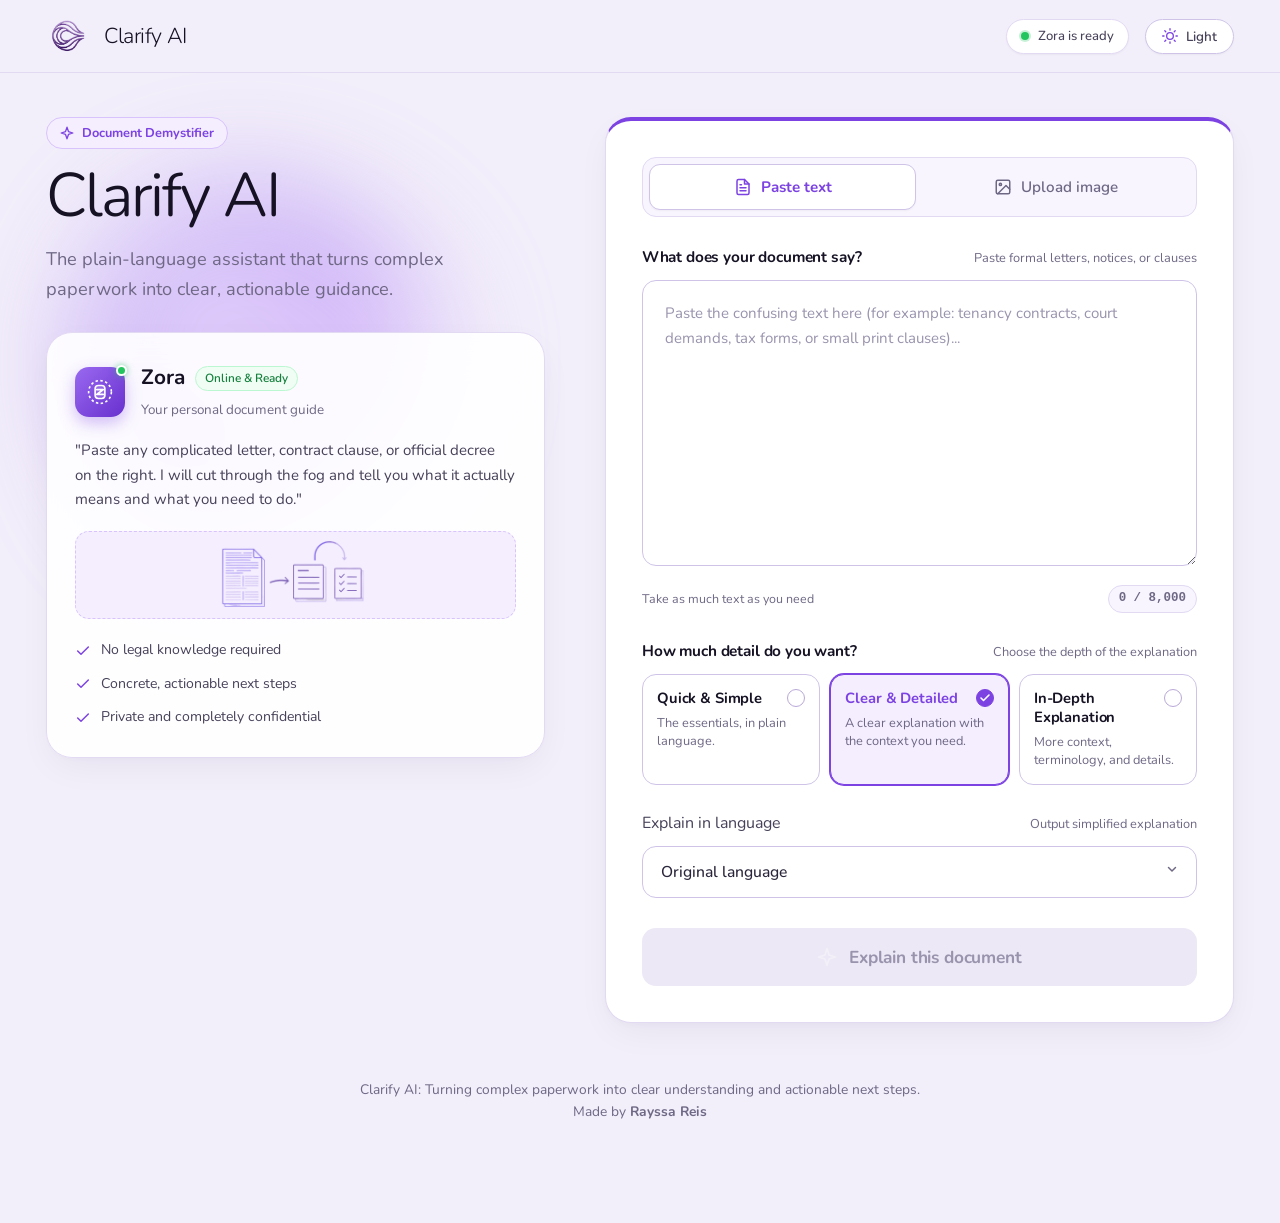
<file: docs/index.html>
<!DOCTYPE html>
<html lang="en">
<head>
  <meta charset="UTF-8" />
  <meta name="viewport" content="width=device-width, initial-scale=1.0" />
  <title>Clarify AI: Simple Explanations for Complicated Documents</title>
  <link rel="preconnect" href="https://fonts.googleapis.com" />
  <link rel="preconnect" href="https://fonts.gstatic.com" crossorigin />
  <link href="https://fonts.googleapis.com/css2?family=Nunito:ital,wght@0,200..1000;1,200..1000&display=swap" rel="stylesheet" />
  <link rel="stylesheet" href="css/styles.css" />
  <script>
    (function () {
      try {
        var saved = localStorage.getItem('clarify_theme');
        var theme = (saved === 'dark' || saved === 'light') ? saved : 'light';
        document.documentElement.setAttribute('data-theme', theme);
      } catch (e) {
        document.documentElement.setAttribute('data-theme', 'light');
      }
    })();
  </script>
</head>
<body>
  <div class="studio-universe">
    <!-- Top Utility Bar -->
    <header class="studio-topbar">
      <div class="topbar-inner">
        <div class="topbar-brand">
          <div class="logo-slot" aria-label="Clarify AI Logo">
            <img src="assets/logo.png" alt="Clarify AI" class="logo-slot__img" />
          </div>
          <span class="brand-eyebrow">Clarify AI</span>
        </div>

        <div class="topbar-actions">
          <div class="live-status-badge" aria-label="Assistant readiness status">
            <span class="live-status-dot" aria-hidden="true"></span>
            <span class="live-status-text">Zora is ready</span>
          </div>

          <button type="button" id="theme-toggle" class="theme-button" aria-label="Toggle light and dark theme">
            <span id="theme-toggle-icon" class="theme-button__icon" aria-hidden="true">
              <svg class="theme-svg" width="16" height="16" viewBox="0 0 24 24" fill="none" stroke="currentColor" stroke-width="2" stroke-linecap="round" stroke-linejoin="round">
                <circle cx="12" cy="12" r="5"></circle>
                <line x1="12" y1="1" x2="12" y2="3"></line>
                <line x1="12" y1="21" x2="12" y2="23"></line>
                <line x1="4.22" y1="4.22" x2="5.64" y2="5.64"></line>
                <line x1="18.36" y1="18.36" x2="19.78" y2="19.78"></line>
                <line x1="1" y1="12" x2="3" y2="12"></line>
                <line x1="21" y1="12" x2="23" y2="12"></line>
                <line x1="4.22" y1="19.78" x2="5.64" y2="18.36"></line>
                <line x1="18.36" y1="5.64" x2="19.78" y2="4.22"></line>
              </svg>
            </span>
            <span id="theme-toggle-label" class="theme-button__label">Light</span>
          </button>
        </div>
      </div>
    </header>

    <!-- Split-Stage Studio Canvas -->
    <main class="studio-canvas">
      <div class="split-stage">
        <!-- Left Stage: Architectural Brand & Living Assistant Presence -->
        <section class="presence-stage" aria-label="Clarify AI and Zora Overview">
          <!-- The Atmospheric Living Orb -->
          <div class="living-orb-container" aria-hidden="true">
            <div class="living-orb living-orb--primary"></div>
            <div class="living-orb living-orb--secondary"></div>
          </div>

          <div class="presence-content">
            <div class="presence-header">
              <div class="concept-badge">
                <svg width="14" height="14" viewBox="0 0 24 24" fill="none" stroke="currentColor" stroke-width="2.2" stroke-linecap="round" stroke-linejoin="round" aria-hidden="true">
                  <path d="M12 2L14.5 9.5L22 12L14.5 14.5L12 22L9.5 14.5L2 12L9.5 9.5L12 2Z"></path>
                </svg>
                <span>Document Demystifier</span>
              </div>
              <h1 class="presence-title">Clarify AI</h1>
              <p class="presence-tagline">
                The plain-language assistant that turns complex paperwork into clear, actionable guidance.
              </p>
            </div>

            <!-- Zora Companion Capsule -->
            <div class="zora-capsule">
              <div class="zora-capsule__top">
                <div class="zora-avatar-pod">
                  <svg class="zora-avatar-svg" width="26" height="26" viewBox="0 0 32 32" fill="none" aria-hidden="true">
                    <circle cx="16" cy="16" r="14" stroke="currentColor" stroke-width="2" stroke-dasharray="3 3"></circle>
                    <path d="M10 12C10 9.79086 11.7909 8 14 8H18C20.2091 8 22 9.79086 22 12V20C22 22.2091 20.2091 24 18 24H14C11.7909 24 10 22.2091 10 20V12Z" fill="currentColor" fill-opacity="0.15" stroke="currentColor" stroke-width="2"></path>
                    <path d="M12 13L20 13L12 19L20 19" stroke="currentColor" stroke-width="2.2" stroke-linecap="round" stroke-linejoin="round"></path>
                  </svg>
                  <span class="zora-beacon-dot" aria-hidden="true"></span>
                </div>
                <div class="zora-capsule__meta">
                  <div class="zora-capsule__title-row">
                    <h2 class="zora-capsule__name">Zora</h2>
                    <span class="zora-capsule__status">Online & Ready</span>
                  </div>
                  <span class="zora-capsule__desc">Your personal document guide</span>
                </div>
              </div>

              <p class="zora-capsule__speech">
                "Paste any complicated letter, contract clause, or official decree on the right. I will cut through the fog and tell you what it actually means and what you need to do."
              </p>

              <!-- Space Prepared the Illustration -->
              <div class="illustration-slot" aria-label="Clarify AI document illustration">
                <img
                  class="illustration-slot__image"
                  src="assets/doc-svg.png"
                  alt="A bureaucratic document transformed into a clear explanation and actionable next steps"
                  loading="lazy" width="150px"
                />
              </div>

              <div class="reassurance-list">
                <div class="reassurance-item">
                  <svg class="reassurance-icon" width="16" height="16" viewBox="0 0 24 24" fill="none" stroke="currentColor" stroke-width="2.2" stroke-linecap="round" stroke-linejoin="round" aria-hidden="true">
                    <polyline points="20 6 9 17 4 12"></polyline>
                  </svg>
                  <span>No legal knowledge required</span>
                </div>
                <div class="reassurance-item">
                  <svg class="reassurance-icon" width="16" height="16" viewBox="0 0 24 24" fill="none" stroke="currentColor" stroke-width="2.2" stroke-linecap="round" stroke-linejoin="round" aria-hidden="true">
                    <polyline points="20 6 9 17 4 12"></polyline>
                  </svg>
                  <span>Concrete, actionable next steps</span>
                </div>
                <div class="reassurance-item">
                  <svg class="reassurance-icon" width="16" height="16" viewBox="0 0 24 24" fill="none" stroke="currentColor" stroke-width="2.2" stroke-linecap="round" stroke-linejoin="round" aria-hidden="true">
                    <polyline points="20 6 9 17 4 12"></polyline>
                  </svg>
                  <span>Private and completely confidential</span>
                </div>
              </div>
            </div>
          </div>
        </section>

        <!-- Right Stage: The Interactive Document Workspace Sheet -->
        <section class="workspace-stage" aria-label="Document Intake Workspace">
          <div class="card form-card">
            <!-- Mode Switch Tabs -->
            <div class="mode-segmented-bar" role="tablist" aria-label="Input mode">
              <button type="button" class="tab tab--active" id="tab-text" role="tab" aria-selected="true">
                <svg class="tab-icon" width="18" height="18" viewBox="0 0 24 24" fill="none" stroke="currentColor" stroke-width="2" stroke-linecap="round" stroke-linejoin="round" aria-hidden="true">
                  <path d="M14 2H6a2 2 0 0 0-2 2v16a2 2 0 0 0 2 2h12a2 2 0 0 0 2-2V8z"></path>
                  <polyline points="14 2 14 8 20 8"></polyline>
                  <line x1="16" y1="13" x2="8" y2="13"></line>
                  <line x1="16" y1="17" x2="8" y2="17"></line>
                  <line x1="10" y1="9" x2="8" y2="9"></line>
                </svg>
                <span>Paste text</span>
              </button>
              <button type="button" class="tab" id="tab-image" role="tab" aria-selected="false">
                <svg class="tab-icon" width="18" height="18" viewBox="0 0 24 24" fill="none" stroke="currentColor" stroke-width="2" stroke-linecap="round" stroke-linejoin="round" aria-hidden="true">
                  <rect x="3" y="3" width="18" height="18" rx="2" ry="2"></rect>
                  <circle cx="8.5" cy="8.5" r="1.5"></circle>
                  <polyline points="21 15 16 10 5 21"></polyline>
                </svg>
                <span>Upload image</span>
              </button>
            </div>

            <!-- Text Input Panel -->
            <div id="panel-text" class="panel">
              <div class="input-head">
                <label for="text-input" class="input-label">What does your document say?</label>
                <span class="input-annotation">Paste formal letters, notices, or clauses</span>
              </div>
              <textarea
                id="text-input"
                class="textarea"
                placeholder="Paste the confusing text here (for example: tenancy contracts, court demands, tax forms, or small print clauses)..."
                rows="9"
              ></textarea>
              <div class="input-foot">
                <span class="input-foot__note">Take as much text as you need</span>
                <span id="char-counter">0 / 8,000</span>
              </div>
            </div>

            <!-- Image Input Panel -->
            <div id="panel-image" class="panel panel--hidden">
              <div class="input-head">
                <label class="field-label" for="file-input">Upload a picture of the document</label>
                <span class="input-annotation">Clear photo or scanned page</span>
              </div>

              <div id="dropzone" class="dropzone" tabindex="0" role="button" aria-label="Select or drop an image">
                <input id="file-input" type="file" accept="image/jpeg,image/jpg,image/png" hidden />

                <div id="dropzone-empty" class="dropzone__empty">
                  <div class="dropzone__icon-circle" aria-hidden="true">
                    <svg width="28" height="28" viewBox="0 0 24 24" fill="none" stroke="currentColor" stroke-width="1.8" stroke-linecap="round" stroke-linejoin="round">
                      <path d="M21 15v4a2 2 0 0 1-2 2H5a2 2 0 0 1-2-2v-4"></path>
                      <polyline points="17 8 12 3 7 8"></polyline>
                      <line x1="12" y1="3" x2="12" y2="15"></line>
                    </svg>
                  </div>
                  <p class="dropzone__lead">
                    <strong>Drop your document here</strong> or <span class="dropzone__browse-action">choose a file</span>
                  </p>
                  <p class="dropzone__meta">Supports JPG or PNG format, up to 1 MB</p>
                </div>

                <div id="dropzone-file" class="dropzone__file dropzone__file--hidden">
                  <div class="dropzone__file-icon" aria-hidden="true">
                    <svg width="24" height="24" viewBox="0 0 24 24" fill="none" stroke="currentColor" stroke-width="2" stroke-linecap="round" stroke-linejoin="round">
                      <rect x="3" y="3" width="18" height="18" rx="2" ry="2"></rect>
                      <circle cx="8.5" cy="8.5" r="1.5"></circle>
                      <polyline points="21 15 16 10 5 21"></polyline>
                    </svg>
                  </div>
                  <div class="dropzone__file-info">
                    <p id="file-name" class="dropzone__file-name"></p>
                    <div class="dropzone__file-sub">
                      <span id="file-size" class="dropzone__file-size"></span>
                      <span class="dropzone__file-badge">Ready for Zora</span>
                    </div>
                  </div>
                  <button type="button" id="remove-file" class="btn-icon" aria-label="Remove image" title="Remove image">
                    <svg width="14" height="14" viewBox="0 0 24 24" fill="none" stroke="currentColor" stroke-width="2.5" stroke-linecap="round" stroke-linejoin="round">
                      <line x1="18" y1="6" x2="6" y2="18"></line>
                      <line x1="6" y1="6" x2="18" y2="18"></line>
                    </svg>
                  </button>
                </div>
              </div>
            </div>

            <!-- Simplification Level -->
            <div class="field level-field">
              <div class="input-head">
                <span id="level-label" class="input-label">How much detail do you want?</span>
                <span class="input-annotation">Choose the depth of the explanation</span>
              </div>
              <div id="level-group" class="level-group" role="radiogroup" aria-labelledby="level-label"></div>
            </div>

            <!-- Language and Preference Controls -->
            <div class="field language-field">
              <div class="input-head">
                <label for="language-select" class="field-label">Explain in language</label>
                <span class="input-annotation">Output simplified explanation</span>
              </div>
              <div class="select-container">
                <select id="language-select" class="select"></select>
                <span class="select-arrow" aria-hidden="true">
                  <svg width="14" height="14" viewBox="0 0 24 24" fill="none" stroke="currentColor" stroke-width="2.5" stroke-linecap="round" stroke-linejoin="round">
                    <polyline points="6 9 12 15 18 9"></polyline>
                  </svg>
                </span>
              </div>
            </div>

            <!-- Inline Form Error -->
            <p id="form-error" class="form-error form-error--hidden" role="alert"></p>

            <!-- Primary Action Button -->
            <button type="button" id="submit-btn" class="btn-primary" disabled>
              <svg class="btn-star" width="20" height="20" viewBox="0 0 24 24" fill="none" stroke="currentColor" stroke-width="2" stroke-linecap="round" stroke-linejoin="round" aria-hidden="true">
                <path d="M12 2L14.5 9.5L22 12L14.5 14.5L12 22L9.5 14.5L2 12L9.5 9.5L12 2Z"></path>
              </svg>
              <span id="submit-label">Explain this document</span>
              <span id="submit-spinner" class="spinner spinner--hidden" aria-hidden="true"></span>
            </button>
          </div>
        </section>
      </div>

      <!-- Result Stage: Expansive Panoramic Executive Summary -->
      <section id="result-card" class="card result-card result-card--hidden" aria-label="Result from Zora">
        <div class="result-card-banner">
          <div class="result-header-text">
            <div class="result-tag">
              <svg width="14" height="14" viewBox="0 0 24 24" fill="none" stroke="currentColor" stroke-width="2.2" stroke-linecap="round" stroke-linejoin="round" aria-hidden="true">
                <path d="M12 2L14.5 9.5L22 12L14.5 14.5L12 22L9.5 14.5L2 12L9.5 9.5L12 2Z"></path>
              </svg>
              <span>Zora Explanation Report</span>
            </div>
            <h2 class="result-title">Here's what Zora found</h2>
            <p class="result-summary">A clear, plain-language translation of your document with concrete next steps.</p>
          </div>

          <div class="result-card-actions">
            <button type="button" id="copy-btn" class="btn-secondary">
              <svg class="btn-secondary__svg" width="16" height="16" viewBox="0 0 24 24" fill="none" stroke="currentColor" stroke-width="2" stroke-linecap="round" stroke-linejoin="round" aria-hidden="true">
                <rect x="9" y="9" width="13" height="13" rx="2" ry="2"></rect>
                <path d="M5 15H4a2 2 0 0 1-2-2V4a2 2 0 0 1 2-2h9a2 2 0 0 1 2 2v1"></path>
              </svg>
              <span>Copy explanation</span>
            </button>
            <p id="copy-feedback" class="copy-feedback copy-feedback--hidden">
              <svg width="14" height="14" viewBox="0 0 24 24" fill="none" stroke="currentColor" stroke-width="2.5" stroke-linecap="round" stroke-linejoin="round" aria-hidden="true">
                <polyline points="20 6 9 17 4 12"></polyline>
              </svg>
              <span>Copied to clipboard!</span>
            </p>
          </div>
        </div>

        <div class="result-columns-layout">
          <!-- Explanation Column -->
          <div class="result-column result-column--explanation">
            <div class="column-header">
              <div class="column-icon-wrap" aria-hidden="true">
                <svg width="18" height="18" viewBox="0 0 24 24" fill="none" stroke="currentColor" stroke-width="2" stroke-linecap="round" stroke-linejoin="round">
                  <path d="M2 3h6a4 4 0 0 1 4 4v14a3 3 0 0 0-3-3H2z"></path>
                  <path d="M22 3h-6a4 4 0 0 0-4 4v14a3 3 0 0 1 3-3h7z"></path>
                </svg>
              </div>
              <h3 class="column-title">Explanation</h3>
            </div>
            <p id="result-explanation" class="result-explanation"></p>
          </div>

          <!-- Next Steps Column -->
          <div class="result-column result-column--steps">
            <div class="column-header">
              <div class="column-icon-wrap column-icon-wrap--steps" aria-hidden="true">
                <svg width="18" height="18" viewBox="0 0 24 24" fill="none" stroke="currentColor" stroke-width="2" stroke-linecap="round" stroke-linejoin="round">
                  <polyline points="9 11 12 14 22 4"></polyline>
                  <path d="M21 12v7a2 2 0 0 1-2 2H5a2 2 0 0 1-2-2V5a2 2 0 0 1 2-2h11"></path>
                </svg>
              </div>
              <h3 class="column-title">Next steps</h3>
            </div>
            <ol id="result-steps" class="result-steps"></ol>
          </div>
        </div>
      </section>

      <!-- Error State Card -->
      <section id="error-card" class="card error-card error-card--hidden" aria-label="Error notice">
        <div class="error-symbol-wrap" aria-hidden="true">
          <svg width="24" height="24" viewBox="0 0 24 24" fill="none" stroke="currentColor" stroke-width="2" stroke-linecap="round" stroke-linejoin="round">
            <circle cx="12" cy="12" r="10"></circle>
            <line x1="12" y1="8" x2="12" y2="12"></line>
            <line x1="12" y1="16" x2="12.01" y2="16"></line>
          </svg>
        </div>
        <div class="error-text-block">
          <h3 class="error-headline">Could not analyze document</h3>
          <p id="error-message" class="error-card__message"></p>
        </div>
        <button type="button" id="retry-btn" class="btn-secondary">Try again</button>
      </section>

      <!-- Studio Footer -->
      <footer class="studio-footer">
        <p>Clarify AI: Turning complex paperwork into clear understanding and actionable next steps.</p>
        <p>Made by <strong>Rayssa Reis</strong></p>
      </footer>
    </main>
  </div>

  <script type="module" src="js/app.js"></script>
</body>
</html>
</file>
<file: docs/css/styles.css>
/* =====================================================================
   Clarify AI: Structural Redesign (Split-Studio Canvas)
   Identity: Architectural Editorial + Living Atmospheric Zora Orb
   Palette: Warm Porcelain, Off-White, Wisteria Lavender & Deep Ink
   Zero Decorative Emojis, Zero Long Em Dashes
   ===================================================================== */

/* ---------- Design Tokens ---------- */
:root {
  /* Lavender & Lilac Scale */
  --lavender-50: #faf7ff;
  --lavender-100: #f4eeff;
  --lavender-200: #e9dcfe;
  --lavender-300: #d8c3fc;
  --lavender-400: #be9bf8;
  --lavender-500: #9a6af0;
  --lavender-600: #7c42e2;
  --lavender-700: #682fce;
  --lavender-800: #5523ab;
  --lavender-900: #441a8a;

  /* Primary Brand Accent */
  --accent: #7c42e2;
  --accent-hover: #682fce;
  --accent-soft: #f4eeff;
  --accent-tint: rgba(124, 66, 226, 0.08);
  --accent-border: #d8c3fc;
  --accent-glow: rgba(124, 66, 226, 0.2);

  /* Light Theme Canvas */
  --bg-universe: #f2eefa;
  --bg-topbar: rgba(242, 238, 250, 0.92);
  --bg-surface: #ffffff;
  --bg-card: #ffffff;
  --bg-capsule: rgba(255, 255, 255, 0.9);
  --bg-subtle: #f8f5ff;
  --bg-muted: #ede8f5;

  /* Hairline Borders */
  --border-light: #e2d9f3;
  --border-subtle: #cfc4e8;
  --border-strong: #b8a8d8;

  /* Typography */
  --text-headline: #161224;
  --text-main: #2a253a;
  --text-body: #474159;
  --text-muted: #6f6885;
  --text-light: #9993ad;

  /* Status Colors */
  --success-text: #15803d;
  --success-bg: #f0fdf4;
  --success-border: #bbf7d0;

  --warning-text: #b45309;
  --warning-bg: #fffbeb;
  --warning-border: #fde68a;

  /* Fonts */
  --font-serif: "Charter", "Newsreader", "Iowan Old Style", "Palatino", Georgia, serif;
  --font-sans: "Nunito", system-ui, -apple-system, BlinkMacSystemFont, "Segoe UI", Roboto, "Helvetica Neue", Arial, sans-serif;
  --font-heading: "Nunito", system-ui, -apple-system, sans-serif;
  --font-mono: ui-monospace, "SF Mono", "Cascadia Code", Menlo, monospace;

  /* Shadows */
  --shadow-xs: 0 1px 2px rgba(22, 18, 36, 0.04);
  --shadow-sm: 0 2px 8px rgba(22, 18, 36, 0.04), 0 1px 3px rgba(22, 18, 36, 0.02);
  --shadow-card: 0 12px 36px -6px rgba(22, 18, 36, 0.06), 0 2px 10px -2px rgba(22, 18, 36, 0.03);
  --shadow-hover: 0 20px 44px -6px rgba(22, 18, 36, 0.1), 0 4px 14px -2px rgba(22, 18, 36, 0.04);
  --shadow-cta: 0 8px 24px -2px rgba(124, 66, 226, 0.38);
  --shadow-cta-hover: 0 12px 30px -2px rgba(124, 66, 226, 0.5);

  /* Radii */
  --radius-sm: 8px;
  --radius-md: 14px;
  --radius-lg: 18px;
  --radius-xl: 26px;
  --radius-full: 9999px;

  /* Transitions */
  --transition-fast: 0.16s cubic-bezier(0.16, 1, 0.3, 1);
  --transition-normal: 0.28s cubic-bezier(0.16, 1, 0.3, 1);
  --transition-slow: 0.5s cubic-bezier(0.16, 1, 0.3, 1);
}

/* ---------- Dark Theme Tokens ---------- */
:root[data-theme="dark"] {
  --bg-universe: #12101b;
  --bg-topbar: rgba(18, 16, 27, 0.92);
  --bg-surface: #1a1727;
  --bg-card: #1a1727;
  --bg-capsule: rgba(26, 23, 39, 0.85);
  --bg-subtle: #221e33;
  --bg-muted: #2c2742;

  --border-light: #29243d;
  --border-subtle: #3a3354;
  --border-strong: #544b78;

  --text-headline: #f7f5fb;
  --text-main: #e8e3f5;
  --text-body: #cfc8e3;
  --text-muted: #9c95b5;
  --text-light: #70688c;

  --accent: #a580fa;
  --accent-hover: #b897fc;
  --accent-soft: rgba(165, 128, 250, 0.15);
  --accent-tint: rgba(165, 128, 250, 0.08);
  --accent-border: rgba(165, 128, 250, 0.32);
  --accent-glow: rgba(165, 128, 250, 0.28);

  --success-text: #4ade80;
  --success-bg: rgba(74, 222, 128, 0.14);
  --success-border: rgba(74, 222, 128, 0.3);

  --warning-text: #fbb724;
  --warning-bg: rgba(251, 183, 36, 0.14);
  --warning-border: rgba(251, 183, 36, 0.3);

  --shadow-xs: 0 1px 2px rgba(0, 0, 0, 0.4);
  --shadow-sm: 0 2px 8px rgba(0, 0, 0, 0.4);
  --shadow-card: 0 12px 36px -6px rgba(0, 0, 0, 0.7), 0 0 0 1px rgba(255, 255, 255, 0.05);
  --shadow-hover: 0 20px 44px -6px rgba(0, 0, 0, 0.8), 0 0 0 1px rgba(255, 255, 255, 0.08);
  --shadow-cta: 0 8px 24px -2px rgba(165, 128, 250, 0.32);
  --shadow-cta-hover: 0 12px 30px -2px rgba(165, 128, 250, 0.46);
}

/* System Dark Mode Fallback */
@media (prefers-color-scheme: dark) {
  :root:not([data-theme="light"]):not([data-theme="dark"]) {
    --bg-universe: #12101b;
    --bg-topbar: rgba(18, 16, 27, 0.92);
    --bg-surface: #1a1727;
    --bg-card: #1a1727;
    --bg-capsule: rgba(26, 23, 39, 0.85);
    --bg-subtle: #221e33;
    --bg-muted: #2c2742;

    --border-light: #29243d;
    --border-subtle: #3a3354;
    --border-strong: #544b78;

    --text-headline: #f7f5fb;
    --text-main: #e8e3f5;
    --text-body: #cfc8e3;
    --text-muted: #9c95b5;
    --text-light: #70688c;

    --accent: #a580fa;
    --accent-hover: #b897fc;
    --accent-soft: rgba(165, 128, 250, 0.15);
    --accent-tint: rgba(165, 128, 250, 0.08);
    --accent-border: rgba(165, 128, 250, 0.32);
    --accent-glow: rgba(165, 128, 250, 0.28);

    --success-text: #4ade80;
    --success-bg: rgba(74, 222, 128, 0.14);
    --success-border: rgba(74, 222, 128, 0.3);

    --warning-text: #fbb724;
    --warning-bg: rgba(251, 183, 36, 0.14);
    --warning-border: rgba(251, 183, 36, 0.3);

    --shadow-xs: 0 1px 2px rgba(0, 0, 0, 0.4);
    --shadow-sm: 0 2px 8px rgba(0, 0, 0, 0.4);
    --shadow-card: 0 12px 36px -6px rgba(0, 0, 0, 0.7), 0 0 0 1px rgba(255, 255, 255, 0.05);
    --shadow-hover: 0 20px 44px -6px rgba(0, 0, 0, 0.8), 0 0 0 1px rgba(255, 255, 255, 0.08);
    --shadow-cta: 0 8px 24px -2px rgba(165, 128, 250, 0.32);
    --shadow-cta-hover: 0 12px 30px -2px rgba(165, 128, 250, 0.46);
  }
}

/* ---------- Reset & Base ---------- */
*, *::before, *::after {
  box-sizing: border-box;
}

html {
  font-size: 16px;
  scroll-behavior: smooth;
}

body {
  margin: 0;
  min-height: 100vh;
  background-color: var(--bg-universe);
  color: var(--text-body);
  font-family: var(--font-sans);
  line-height: 1.6;
  -webkit-font-smoothing: antialiased;
  -moz-osx-font-smoothing: grayscale;
  transition: background-color var(--transition-normal), color var(--transition-normal);
  overflow-x: hidden;
}

.studio-universe {
  display: flex;
  flex-direction: column;
  min-height: 100vh;
  position: relative;
}

/* ---------- Top Bar Navigation ---------- */
.studio-topbar {
  position: sticky;
  top: 0;
  z-index: 50;
  background: var(--bg-topbar);
  backdrop-filter: blur(18px);
  -webkit-backdrop-filter: blur(18px);
  border-bottom: 1px solid var(--border-light);
  transition: background-color var(--transition-normal), border-color var(--transition-normal);
}

.topbar-inner {
  max-width: 1260px;
  margin: 0 auto;
  padding: 14px 36px;
  display: flex;
  align-items: center;
  justify-content: space-between;
  gap: 20px;
}

.topbar-brand {
  display: flex;
  align-items: center;
  gap: 14px;
}

/* Logo */
.logo-slot {
  width: 44px;
  height: 44px;
  border-radius: var(--radius-md);
  display: flex;
  align-items: center;
  justify-content: center;
  flex-shrink: 0;
  overflow: hidden;
}

.logo-slot__img {
  width: 100%;
  height: 100%;
  object-fit: contain;
  display: block;
}

.brand-eyebrow {
  font-family: var(--font-heading);
  font-size: 1.35rem;
  font-weight: 300;
  color: var(--text-headline);
  letter-spacing: -0.02em;
}

.topbar-actions {
  display: flex;
  align-items: center;
  gap: 16px;
}

.live-status-badge {
  display: inline-flex;
  align-items: center;
  gap: 9px;
  padding: 6px 14px;
  background: var(--bg-surface);
  border: 1px solid var(--border-light);
  border-radius: var(--radius-full);
  font-size: 0.82rem;
  font-weight: 600;
  color: var(--text-main);
  box-shadow: var(--shadow-xs);
}

.live-status-dot {
  width: 8px;
  height: 8px;
  border-radius: 50%;
  background-color: #22c55e;
  box-shadow: 0 0 0 2px rgba(34, 197, 94, 0.25);
  animation: beaconPulse 2.6s infinite ease-in-out;
}

@keyframes beaconPulse {
  0%, 100% {
    transform: scale(0.9);
    opacity: 0.85;
  }
  50% {
    transform: scale(1.2);
    opacity: 1;
  }
}

.live-status-text {
  font-weight: 500;
  color: var(--text-body);
}

/* Theme Toggle Button */
.theme-button {
  display: inline-flex;
  align-items: center;
  gap: 8px;
  padding: 7px 16px;
  font-family: inherit;
  font-size: 0.84rem;
  font-weight: 600;
  color: var(--text-body);
  background: var(--bg-surface);
  border: 1px solid var(--border-subtle);
  border-radius: var(--radius-full);
  cursor: pointer;
  box-shadow: var(--shadow-xs);
  transition: all var(--transition-fast);
}

.theme-button:hover {
  background: var(--bg-subtle);
  border-color: var(--accent-border);
  color: var(--accent);
  transform: translateY(-1px);
  box-shadow: var(--shadow-sm);
}

.theme-button:active {
  transform: translateY(1px);
}

.theme-button__icon {
  display: inline-flex;
  align-items: center;
  color: var(--accent);
  transition: transform var(--transition-fast);
}

.theme-button:hover .theme-button__icon {
  transform: rotate(18deg);
}

/* ---------- Main Canvas ---------- */
.studio-canvas {
  max-width: 1260px;
  width: 100%;
  margin: 0 auto;
  padding: 44px 36px 100px;
  flex: 1;
  position: relative;
}

/* ---------- Split-Stage Studio Layout ---------- */
.split-stage {
  display: grid;
  grid-template-columns: 1.12fr 1.38fr;
  gap: 48px;
  align-items: start;
  margin-bottom: 44px;
}

/* ---------- Left Stage: Brand & Living Assistant Presence ---------- */
.presence-stage {
  position: relative;
  min-width: 0;
  padding-right: 12px;
}

/* Atmospheric Living Orb */
.living-orb-container {
  position: absolute;
  top: 10%;
  left: 5%;
  width: 380px;
  height: 380px;
  pointer-events: none;
  z-index: 0;
  filter: blur(52px);
  opacity: 0.52;
  transition: opacity var(--transition-slow);
}

.living-orb--primary {
  width: 100%;
  height: 100%;
  border-radius: 44% 56% 62% 38% / 46% 50% 50% 54%;
  background: radial-gradient(circle at 36% 36%, var(--lavender-300) 0%, var(--lavender-500) 42%, var(--lavender-100) 80%, transparent 100%);
  animation: orbMorph 16s infinite ease-in-out alternate, orbDrift 20s infinite ease-in-out;
}

.living-orb--secondary {
  position: absolute;
  top: 15%;
  left: 15%;
  width: 75%;
  height: 75%;
  border-radius: 54% 46% 38% 62% / 50% 44% 56% 50%;
  background: radial-gradient(circle at 60% 60%, var(--lavender-200) 0%, var(--lavender-400) 50%, transparent 80%);
  animation: orbMorphAlt 14s infinite ease-in-out alternate-reverse;
  mix-blend-mode: soft-light;
}

@keyframes orbMorph {
  0% {
    border-radius: 44% 56% 62% 38% / 46% 50% 50% 54%;
    transform: rotate(0deg) scale(0.96);
  }
  50% {
    border-radius: 58% 42% 48% 52% / 54% 58% 42% 46%;
    transform: rotate(60deg) scale(1.05);
  }
  100% {
    border-radius: 38% 62% 54% 46% / 48% 44% 56% 52%;
    transform: rotate(120deg) scale(0.98);
  }
}

@keyframes orbMorphAlt {
  0% {
    border-radius: 54% 46% 38% 62% / 50% 44% 56% 50%;
    transform: rotate(0deg);
  }
  100% {
    border-radius: 42% 58% 64% 36% / 46% 52% 48% 54%;
    transform: rotate(-90deg) scale(1.08);
  }
}

@keyframes orbDrift {
  0%, 100% {
    transform: translate(0, 0);
  }
  50% {
    transform: translate(16px, -18px);
  }
}

:root[data-theme="dark"] .living-orb-container {
  opacity: 0.32;
  filter: blur(60px);
}

:root[data-theme="dark"] .living-orb--primary {
  background: radial-gradient(circle at 36% 36%, var(--lavender-600) 0%, var(--lavender-800) 45%, var(--bg-universe) 85%, transparent 100%);
}

.presence-content {
  position: relative;
  z-index: 1;
}

/* Brand Section Header */
.presence-header {
  margin-bottom: 28px;
}

.concept-badge {
  display: inline-flex;
  align-items: center;
  gap: 8px;
  padding: 5px 13px;
  background: var(--accent-soft);
  border: 1px solid var(--accent-border);
  border-radius: var(--radius-full);
  font-size: 0.8rem;
  font-weight: 700;
  color: var(--accent);
  margin-bottom: 16px;
}

.presence-title {
  font-family: var(--font-heading);
  font-size: clamp(2.8rem, 4.8vw, 4.2rem);
  font-weight: 350;
  color: var(--text-headline);
  letter-spacing: -0.035em;
  line-height: 1.04;
  margin: 0 0 16px;
}

.presence-tagline {
  font-size: 1.14rem;
  line-height: 1.62;
  color: var(--text-muted);
  margin: 0;
  max-width: 38ch;
}

/* Zora Companion Capsule */
.zora-capsule {
  background: var(--bg-capsule);
  backdrop-filter: blur(20px);
  -webkit-backdrop-filter: blur(20px);
  border: 1px solid var(--border-light);
  border-radius: var(--radius-xl);
  padding: 28px;
  box-shadow: var(--shadow-card);
  transition: border-color var(--transition-normal);
}

.zora-capsule__top {
  display: flex;
  align-items: center;
  gap: 16px;
  margin-bottom: 16px;
}

.zora-avatar-pod {
  position: relative;
  width: 50px;
  height: 50px;
  border-radius: var(--radius-md);
  background: linear-gradient(135deg, var(--lavender-500) 0%, var(--lavender-700) 100%);
  display: flex;
  align-items: center;
  justify-content: center;
  color: #ffffff;
  box-shadow: 0 6px 16px rgba(124, 66, 226, 0.35);
  flex-shrink: 0;
}

.zora-avatar-svg {
  color: #ffffff;
}

.zora-beacon-dot {
  position: absolute;
  top: -2px;
  right: -2px;
  width: 11px;
  height: 11px;
  border-radius: 50%;
  background-color: #22c55e;
  border: 2px solid var(--bg-surface);
  box-shadow: 0 0 6px rgba(34, 197, 94, 0.6);
}

.zora-capsule__meta {
  flex: 1;
  min-width: 0;
}

.zora-capsule__title-row {
  display: flex;
  align-items: center;
  gap: 10px;
  margin-bottom: 2px;
}

.zora-capsule__name {
  font-family: var(--font-heading);
  font-size: 1.3rem;
  font-weight: 700;
  color: var(--text-headline);
  margin: 0;
}

.zora-capsule__status {
  font-size: 0.74rem;
  font-weight: 600;
  color: var(--success-text);
  background: var(--success-bg);
  border: 1px solid var(--success-border);
  padding: 2px 9px;
  border-radius: var(--radius-full);
}

.zora-capsule__desc {
  font-size: 0.84rem;
  color: var(--text-muted);
}

.zora-capsule__speech {
  margin: 0 0 20px;
  font-size: 0.94rem;
  line-height: 1.62;
  color: var(--text-body);
  font-style: normal;
}

/* Illustration Placeholder Slot */
.illustration-slot {
  width: 100%;
  height: 88px;
  border: 1.5px dashed var(--accent-border);
  border-radius: var(--radius-md);
  background: var(--accent-soft);
  display: flex;
  align-items: center;
  justify-content: center;
  margin-bottom: 20px;
  transition: all var(--transition-fast);
}

.illustration-slot:hover {
  border-color: var(--accent);
  background: var(--accent-tint);
}

.illustration-slot__content {
  display: flex;
  align-items: center;
  gap: 9px;
  font-size: 0.82rem;
  font-weight: 600;
  color: var(--accent);
}

.reassurance-list {
  display: flex;
  flex-direction: column;
  gap: 11px;
}

.reassurance-item {
  display: flex;
  align-items: center;
  gap: 10px;
  font-size: 0.88rem;
  color: var(--text-body);
}

.reassurance-icon {
  color: var(--accent);
  flex-shrink: 0;
}

/* ---------- Right Stage: Document Intake Studio ---------- */
.workspace-stage {
  min-width: 0;
}

.card {
  background: var(--bg-card);
  border: 1px solid var(--border-light);
  border-radius: var(--radius-xl);
  padding: 36px;
  box-shadow: var(--shadow-card);
  transition: border-color var(--transition-normal), box-shadow var(--transition-normal);
}

.form-card {
  border-top: 4px solid var(--accent);
}

/* Mode Switch Tabs */
.mode-segmented-bar {
  display: flex;
  gap: 6px;
  background: var(--bg-subtle);
  padding: 6px;
  border-radius: var(--radius-md);
  border: 1px solid var(--border-light);
  margin-bottom: 28px;
}

.tab {
  flex: 1;
  display: inline-flex;
  align-items: center;
  justify-content: center;
  gap: 9px;
  padding: 12px 20px;
  font-family: inherit;
  font-size: 0.95rem;
  font-weight: 600;
  color: var(--text-muted);
  background: transparent;
  border: 1px solid transparent;
  border-radius: calc(var(--radius-md) - 3px);
  cursor: pointer;
  transition: all var(--transition-fast);
  user-select: none;
}

.tab-icon {
  color: currentColor;
}

.tab:hover:not(.tab--active) {
  color: var(--text-headline);
  background: rgba(124, 66, 226, 0.05);
}

.tab--active {
  background: var(--bg-surface);
  color: var(--accent);
  border-color: var(--border-subtle);
  box-shadow: var(--shadow-xs);
  font-weight: 700;
}

.tab:active {
  transform: scale(0.99);
}

.panel {
  transition: opacity var(--transition-fast);
}

.panel--hidden {
  display: none !important;
}

/* Input Fields */
.input-head {
  display: flex;
  align-items: baseline;
  justify-content: space-between;
  margin-bottom: 10px;
  gap: 12px;
}

.input-label {
  display: block;
  font-size: 0.96rem;
  font-weight: 700;
  color: var(--text-headline);
  letter-spacing: -0.01em;
}

.input-annotation {
  font-size: 0.8rem;
  color: var(--text-muted);
}

/* Expansive Textarea */
.textarea {
  width: 100%;
  font-family: inherit;
  font-size: 1rem;
  line-height: 1.7;
  padding: 20px 22px;
  background: var(--bg-surface);
  color: var(--text-main);
  border: 1.5px solid var(--border-subtle);
  border-radius: var(--radius-md);
  resize: vertical;
  min-height: 220px;
  transition: border-color var(--transition-fast), box-shadow var(--transition-fast), background-color var(--transition-fast);
}

.textarea::placeholder {
  color: var(--text-light);
  font-size: 0.94rem;
}

.textarea:hover {
  border-color: var(--border-strong);
}

.textarea:focus,
.textarea:focus-visible {
  outline: none;
  background: var(--bg-surface);
  border-color: var(--accent);
  box-shadow: 0 0 0 4px var(--accent-glow);
}

.input-foot {
  display: flex;
  align-items: center;
  justify-content: space-between;
  margin-top: 10px;
}

.input-foot__note {
  font-size: 0.78rem;
  color: var(--text-muted);
}

#char-counter {
  font-family: var(--font-mono);
  font-size: 0.78rem;
  font-weight: 600;
  color: var(--text-muted);
  background: var(--bg-subtle);
  padding: 3px 10px;
  border-radius: var(--radius-full);
  border: 1px solid var(--border-light);
  transition: all var(--transition-fast);
}

#char-counter.is-over {
  color: #ffffff;
  background: #dc2626;
  border-color: #dc2626;
}

/* Dropzone */
.dropzone {
  border: 2px dashed var(--border-strong);
  border-radius: var(--radius-lg);
  padding: 40px 24px;
  text-align: center;
  cursor: pointer;
  background: var(--bg-subtle);
  transition: all var(--transition-fast);
  outline: none;
}

.dropzone:hover {
  border-color: var(--accent);
  background: var(--accent-soft);
  transform: translateY(-1px);
}

.dropzone:focus-visible {
  border-color: var(--accent);
  box-shadow: 0 0 0 4px var(--accent-glow);
}

.dropzone.is-dragover {
  border-color: var(--accent) !important;
  background: var(--accent-soft) !important;
  border-style: solid !important;
  box-shadow: 0 0 0 6px var(--accent-glow);
}

.dropzone:has(#dropzone-file:not(.dropzone__file--hidden)) {
  padding: 14px;
  border-style: solid;
  border-color: var(--border-light);
  background: var(--bg-surface);
}

.dropzone__empty {
  display: flex;
  flex-direction: column;
  align-items: center;
  gap: 8px;
}

.dropzone__icon-circle {
  width: 56px;
  height: 56px;
  border-radius: 50%;
  background: var(--bg-surface);
  border: 1px solid var(--border-light);
  display: flex;
  align-items: center;
  justify-content: center;
  color: var(--accent);
  margin-bottom: 6px;
  box-shadow: var(--shadow-xs);
  transition: transform var(--transition-fast);
}

.dropzone:hover .dropzone__icon-circle {
  transform: translateY(-3px) scale(1.06);
  border-color: var(--accent-border);
}

.dropzone__lead {
  margin: 0;
  font-size: 1rem;
  color: var(--text-headline);
}

.dropzone__browse-action {
  color: var(--accent);
  font-weight: 700;
  text-decoration: underline;
  text-underline-offset: 3px;
}

.dropzone__meta {
  margin: 0;
  font-size: 0.82rem;
  color: var(--text-muted);
}

/* File Selected State */
.dropzone__file {
  display: flex;
  align-items: center;
  gap: 16px;
  background: var(--bg-subtle);
  border: 1px solid var(--border-light);
  border-radius: var(--radius-md);
  padding: 16px 20px;
  text-align: left;
}

.dropzone__file--hidden {
  display: none !important;
}

.dropzone__file-icon {
  width: 46px;
  height: 46px;
  border-radius: var(--radius-sm);
  background: var(--accent-soft);
  border: 1px solid var(--accent-border);
  display: flex;
  align-items: center;
  justify-content: center;
  color: var(--accent);
  flex-shrink: 0;
}

.dropzone__file-info {
  flex: 1;
  min-width: 0;
}

.dropzone__file-name {
  margin: 0 0 4px;
  font-weight: 700;
  font-size: 0.96rem;
  color: var(--text-headline);
  overflow: hidden;
  text-overflow: ellipsis;
  white-space: nowrap;
}

.dropzone__file-sub {
  display: flex;
  align-items: center;
  gap: 10px;
}

.dropzone__file-size {
  font-family: var(--font-mono);
  font-size: 0.78rem;
  color: var(--text-muted);
}

.dropzone__file-badge {
  font-size: 0.76rem;
  font-weight: 600;
  color: var(--success-text);
  background: var(--success-bg);
  border: 1px solid var(--success-border);
  padding: 1px 9px;
  border-radius: var(--radius-full);
}

.btn-icon {
  border: 1px solid var(--border-subtle);
  background: var(--bg-surface);
  border-radius: 50%;
  width: 36px;
  height: 36px;
  display: flex;
  align-items: center;
  justify-content: center;
  cursor: pointer;
  color: var(--text-muted);
  flex-shrink: 0;
  transition: all var(--transition-fast);
}

.btn-icon:hover {
  color: #dc2626;
  border-color: #fca5a5;
  background: #fef2f2;
  transform: scale(1.08);
}

/* Simplification Level Selector */
.level-field {
  margin-top: 26px;
  container-type: inline-size;
}

.level-group {
  display: grid;
  grid-template-columns: repeat(3, minmax(0, 1fr));
  gap: 10px;
}

.level-option {
  position: relative;
  display: block;
  cursor: pointer;
}

/* Visually hidden but still focusable, so keyboard and screen readers work. */
.level-option__input {
  position: absolute;
  top: 0;
  left: 0;
  width: 1px;
  height: 1px;
  margin: 0;
  opacity: 0;
  pointer-events: none;
}

.level-option__card {
  display: flex;
  flex-direction: column;
  gap: 6px;
  height: 100%;
  padding: 14px;
  background: var(--bg-surface);
  border: 1.5px solid var(--border-subtle);
  border-radius: var(--radius-md);
  transition: border-color var(--transition-fast), background var(--transition-fast), box-shadow var(--transition-fast);
}

.level-option:hover .level-option__card {
  border-color: var(--border-strong);
}

.level-option__top {
  display: flex;
  align-items: flex-start;
  justify-content: space-between;
  gap: 8px;
}

.level-option__name {
  font-size: 0.92rem;
  font-weight: 700;
  line-height: 1.3;
  color: var(--text-headline);
  letter-spacing: -0.01em;
}

.level-option__desc {
  font-size: 0.8rem;
  line-height: 1.45;
  color: var(--text-muted);
}

.level-option__check {
  flex-shrink: 0;
  display: inline-flex;
  align-items: center;
  justify-content: center;
  width: 18px;
  height: 18px;
  border: 1.5px solid var(--border-strong);
  border-radius: var(--radius-full);
  color: var(--bg-surface);
  transition: background var(--transition-fast), border-color var(--transition-fast);
}

.level-option__check svg {
  opacity: 0;
  transition: opacity var(--transition-fast);
}

.level-option__input:checked + .level-option__card {
  background: var(--accent-soft);
  border-color: var(--accent);
  box-shadow: 0 0 0 1px var(--accent);
}

.level-option__input:checked + .level-option__card .level-option__name {
  color: var(--accent);
}

.level-option__input:checked + .level-option__card .level-option__check {
  background: var(--accent);
  border-color: var(--accent);
}

.level-option__input:checked + .level-option__card .level-option__check svg {
  opacity: 1;
}

.level-option__input:focus-visible + .level-option__card {
  border-color: var(--accent);
  box-shadow: 0 0 0 1px var(--accent), 0 0 0 5px var(--accent-glow);
}

/* Narrow containers (phones, or the form column on small desktops): stack the options. */
@container (max-width: 480px) {
  .level-group {
    grid-template-columns: 1fr;
  }
}

/* Language Dropdown */
.language-field {
  margin-top: 26px;
}

.select-container {
  position: relative;
  width: 100%;
}

.select {
  width: 100%;
  appearance: none;
  -webkit-appearance: none;
  font-family: inherit;
  font-size: 0.98rem;
  font-weight: 500;
  padding: 14px 44px 14px 18px;
  background: var(--bg-surface);
  color: var(--text-main);
  border: 1.5px solid var(--border-subtle);
  border-radius: var(--radius-md);
  cursor: pointer;
  transition: border-color var(--transition-fast), box-shadow var(--transition-fast);
}

.select:hover {
  border-color: var(--border-strong);
}

.select:focus,
.select:focus-visible {
  outline: none;
  background: var(--bg-surface);
  border-color: var(--accent);
  box-shadow: 0 0 0 4px var(--accent-glow);
}

.select-arrow {
  position: absolute;
  right: 18px;
  top: 50%;
  transform: translateY(-50%);
  pointer-events: none;
  color: var(--text-muted);
}

/* Form Error */
.form-error {
  margin: 18px 0 0;
  padding: 14px 18px;
  background: var(--warning-bg);
  border: 1px solid var(--warning-border);
  border-radius: var(--radius-md);
  color: var(--warning-text);
  font-size: 0.92rem;
  font-weight: 500;
}

.form-error--hidden {
  display: none !important;
}

/* ---------- Primary CTA Button ("Explain this document") ---------- */
.btn-primary {
  width: 100%;
  margin-top: 30px;
  padding: 17px 26px;
  min-height: 58px;
  font-family: inherit;
  font-size: 1.08rem;
  font-weight: 700;
  letter-spacing: -0.01em;
  color: #ffffff;
  background: linear-gradient(135deg, var(--lavender-600) 0%, var(--lavender-700) 100%);
  border: none;
  border-radius: var(--radius-md);
  cursor: pointer;
  display: flex;
  align-items: center;
  justify-content: center;
  gap: 12px;
  box-shadow: var(--shadow-cta);
  position: relative;
  overflow: hidden;
  transition: all var(--transition-fast);
}

.btn-star {
  color: #ffffff;
  transition: transform var(--transition-fast);
}

.btn-primary:hover:not(:disabled) {
  background: linear-gradient(135deg, var(--lavender-500) 0%, var(--lavender-600) 100%);
  box-shadow: var(--shadow-cta-hover);
  transform: translateY(-2px);
}

.btn-primary:hover:not(:disabled) .btn-star {
  transform: scale(1.2) rotate(15deg);
}

.btn-primary:active:not(:disabled) {
  transform: translateY(1px) scale(0.99);
}

/* Disabled State */
.btn-primary:disabled {
  background: var(--bg-muted);
  color: var(--text-light);
  box-shadow: none;
  cursor: not-allowed;
  transform: none;
}

.btn-primary:disabled .btn-star {
  opacity: 0.35;
}

/* Submitting State */
.btn-primary:disabled:has(.spinner:not(.spinner--hidden)) {
  background: linear-gradient(135deg, var(--lavender-600) 0%, var(--lavender-700) 100%) !important;
  color: #ffffff !important;
  cursor: wait !important;
  opacity: 1 !important;
  box-shadow: var(--shadow-cta) !important;
  animation: zoraActivePulse 2.4s infinite ease-in-out;
}

.btn-primary:disabled:has(.spinner:not(.spinner--hidden)) .btn-star {
  display: none;
}

@keyframes zoraActivePulse {
  0%, 100% {
    box-shadow: 0 6px 20px rgba(124, 66, 226, 0.35);
  }
  50% {
    box-shadow: 0 10px 32px rgba(154, 106, 240, 0.6);
  }
}

.spinner {
  width: 20px;
  height: 20px;
  border: 2.2px solid rgba(255, 255, 255, 0.28);
  border-top-color: #ffffff;
  border-radius: 50%;
  animation: spinRing 0.75s linear infinite;
  display: inline-block;
  flex-shrink: 0;
}

.spinner--hidden {
  display: none !important;
}

@keyframes spinRing {
  to { transform: rotate(360deg); }
}

/* Secondary Button */
.btn-secondary {
  display: inline-flex;
  align-items: center;
  gap: 8px;
  padding: 10px 20px;
  font-family: inherit;
  font-size: 0.92rem;
  font-weight: 600;
  color: var(--text-headline);
  background: var(--bg-surface);
  border: 1.5px solid var(--border-subtle);
  border-radius: var(--radius-md);
  cursor: pointer;
  transition: all var(--transition-fast);
  box-shadow: var(--shadow-xs);
}

.btn-secondary:hover {
  background: var(--bg-subtle);
  border-color: var(--accent-border);
  color: var(--accent);
  transform: translateY(-1px);
  box-shadow: var(--shadow-sm);
}

.btn-secondary:active {
  transform: translateY(1px);
}

.btn-secondary__svg {
  color: currentColor;
}

/* ---------- Full-Width Panoramic Result Section ---------- */
.result-card {
  margin-top: 40px;
  border-top: 4px solid var(--lavender-500);
  animation: resultReveal 0.5s cubic-bezier(0.16, 1, 0.3, 1) forwards;
}

@keyframes resultReveal {
  from {
    opacity: 0;
    transform: translateY(22px);
  }
  to {
    opacity: 1;
    transform: translateY(0);
  }
}

.result-card--hidden,
.error-card--hidden {
  display: none !important;
}

.result-card-banner {
  display: flex;
  align-items: flex-start;
  justify-content: space-between;
  gap: 24px;
  margin-bottom: 30px;
  padding-bottom: 24px;
  border-bottom: 1px solid var(--border-light);
}

.result-tag {
  display: inline-flex;
  align-items: center;
  gap: 7px;
  padding: 4px 12px;
  background: var(--accent-soft);
  border: 1px solid var(--accent-border);
  border-radius: var(--radius-full);
  font-size: 0.78rem;
  font-weight: 700;
  color: var(--accent);
  margin-bottom: 10px;
}

.result-title {
  font-family: var(--font-heading);
  font-size: clamp(1.6rem, 3vw, 2.2rem);
  font-weight: 800;
  color: var(--text-headline);
  letter-spacing: -0.02em;
  margin: 0 0 6px;
}

.result-summary {
  font-size: 1rem;
  color: var(--text-muted);
  margin: 0;
}

.result-card-actions {
  display: flex;
  align-items: center;
  gap: 12px;
  flex-shrink: 0;
}

.copy-feedback {
  margin: 0;
  display: inline-flex;
  align-items: center;
  gap: 6px;
  font-size: 0.86rem;
  font-weight: 600;
  color: var(--success-text);
  background: var(--success-bg);
  border: 1px solid var(--success-border);
  padding: 5px 12px;
  border-radius: var(--radius-full);
  animation: feedbackToast 0.22s ease-out;
}

@keyframes feedbackToast {
  from {
    opacity: 0;
    transform: scale(0.95);
  }
  to {
    opacity: 1;
    transform: scale(1);
  }
}

.copy-feedback--hidden {
  display: none !important;
}

/* Result Two-Column Panoramic Grid */
.result-columns-layout {
  display: grid;
  grid-template-columns: 1.25fr 1fr;
  gap: 32px;
  align-items: start;
}

.result-column {
  display: flex;
  flex-direction: column;
  gap: 14px;
}

.column-header {
  display: flex;
  align-items: center;
  gap: 10px;
}

.column-icon-wrap {
  width: 34px;
  height: 34px;
  border-radius: var(--radius-sm);
  background: var(--accent-soft);
  border: 1px solid var(--accent-border);
  display: flex;
  align-items: center;
  justify-content: center;
  color: var(--accent);
  flex-shrink: 0;
}

.column-icon-wrap--steps {
  background: var(--bg-subtle);
  border-color: var(--border-subtle);
  color: var(--text-headline);
}

.column-title {
  font-family: var(--font-heading);
  font-size: 1.26rem;
  font-weight: 800;
  color: var(--text-headline);
  margin: 0;
}

/* Explanation Output */
.result-explanation {
  margin: 0;
  padding: 24px 28px;
  background: var(--bg-subtle);
  border: 1px solid var(--border-light);
  border-left: 4px solid var(--accent);
  border-radius: var(--radius-md);
  font-size: 1.05rem;
  line-height: 1.78;
  color: var(--text-main);
  white-space: pre-wrap;
}

/* Next Steps Output */
.result-steps {
  list-style: none;
  counter-reset: zora-step-num;
  margin: 0;
  padding: 0;
  display: flex;
  flex-direction: column;
  gap: 12px;
}

.result-steps li {
  counter-increment: zora-step-num;
  display: flex;
  align-items: flex-start;
  gap: 16px;
  padding: 18px 22px;
  background: var(--bg-subtle);
  border: 1px solid var(--border-light);
  border-radius: var(--radius-md);
  font-size: 1rem;
  line-height: 1.6;
  color: var(--text-body);
  transition: transform var(--transition-fast), border-color var(--transition-fast), background-color var(--transition-fast);
}

.result-steps li:hover {
  transform: translateX(4px);
  border-color: var(--accent-border);
  background: var(--bg-surface);
  box-shadow: var(--shadow-sm);
}

.result-steps li::before {
  content: counter(zora-step-num);
  width: 30px;
  height: 30px;
  border-radius: 50%;
  background: var(--accent);
  color: #ffffff;
  font-family: var(--font-sans);
  font-size: 0.88rem;
  font-weight: 700;
  display: flex;
  align-items: center;
  justify-content: center;
  flex-shrink: 0;
  margin-top: 1px;
  box-shadow: 0 2px 6px rgba(124, 66, 226, 0.32);
}

/* ---------- Error State Card ---------- */
.error-card {
  margin-top: 40px;
  display: flex;
  align-items: center;
  gap: 20px;
  background: var(--warning-bg);
  border: 1px solid var(--warning-border);
  border-left: 4px solid var(--warning-text);
  padding: 26px 30px;
}

.error-symbol-wrap {
  color: var(--warning-text);
  flex-shrink: 0;
}

.error-text-block {
  flex: 1;
  min-width: 0;
}

.error-headline {
  margin: 0 0 4px;
  font-family: var(--font-heading);
  font-size: 1.18rem;
  font-weight: 800;
  color: var(--warning-text);
}

.error-card__message {
  margin: 0;
  font-size: 0.95rem;
  color: var(--text-body);
}

/* ---------- Studio Footer ---------- */
.studio-footer {
  margin-top: 56px;
  text-align: center;
  font-size: 0.86rem;
  color: var(--text-muted);
}

.studio-footer p {
  margin: 0;
}

/* ---------- Prefers Reduced Motion ---------- */
@media (prefers-reduced-motion: reduce) {
  *, *::before, *::after {
    animation-duration: 0.001ms !important;
    animation-iteration-count: 1 !important;
    transition-duration: 0.001ms !important;
    scroll-behavior: auto !important;
  }
}

/* ---------- Responsive Breakpoints ---------- */
@media (max-width: 1040px) {
  .split-stage {
    grid-template-columns: 1fr;
    gap: 36px;
  }

  .presence-stage {
    padding-right: 0;
  }

  .living-orb-container {
    top: 0;
    left: 50%;
    transform: translate(-50%, 0);
  }

  .result-columns-layout {
    grid-template-columns: 1fr;
    gap: 24px;
  }
}

@media (max-width: 768px) {
  .studio-canvas {
    padding: 28px 20px 60px;
  }

  .topbar-inner {
    padding: 12px 20px;
  }

  .live-status-badge {
    display: none;
  }

  .presence-title {
    font-size: 2.6rem;
  }

  .card {
    padding: 24px 20px;
    border-radius: var(--radius-lg);
  }

  .zora-capsule {
    padding: 22px 18px;
    border-radius: var(--radius-lg);
  }

  .result-card-banner {
    flex-direction: column;
    align-items: flex-start;
    gap: 16px;
  }

  .btn-primary {
    font-size: 1.02rem;
    min-height: 52px;
    padding: 14px 20px;
  }

  .error-card {
    flex-direction: column;
    align-items: flex-start;
    padding: 20px;
  }
}
</file>
